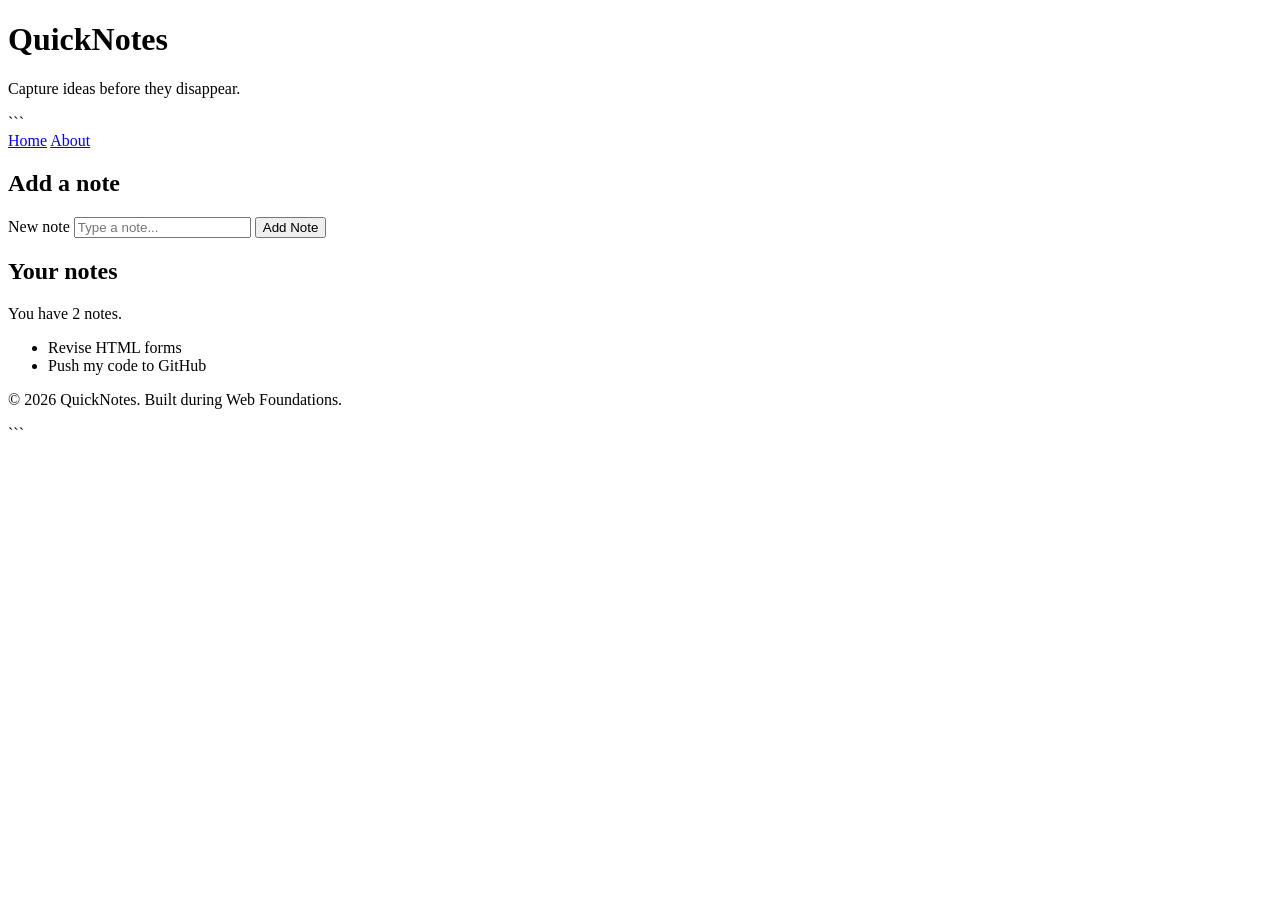
<file: day1/index.html>
<!DOCTYPE html>

<html lang="en">
  <head>
    <meta charset="UTF-8" />
    <meta name="viewport" content="width=device-width, initial-scale=1.0" />
    <title>QuickNotes</title>
  </head>
  <body>
    <header>
      <h1>QuickNotes</h1>
      <p>Capture ideas before they disappear.</p>

```
  <nav>
    <a href="index.html">Home</a>
    <a href="about.html">About</a>
  </nav>
</header>

<main>
  <section>
    <h2>Add a note</h2>
    <form id="note-form">
      <label for="note-input">New note</label>
      <input type="text" id="note-input" placeholder="Type a note..." />
      <button type="submit">Add Note</button>
    </form>
  </section>

  <section>
    <h2>Your notes</h2>
    <p id="note-count">You have 2 notes.</p>
    <ul id="notes-list">
      <li>Revise HTML forms</li>
      <li>Push my code to GitHub</li>
    </ul>
  </section>
</main>

<footer>
  <p>&copy; 2026 QuickNotes. Built during Web Foundations.</p>
</footer>
```

  </body>
</html>
</file>
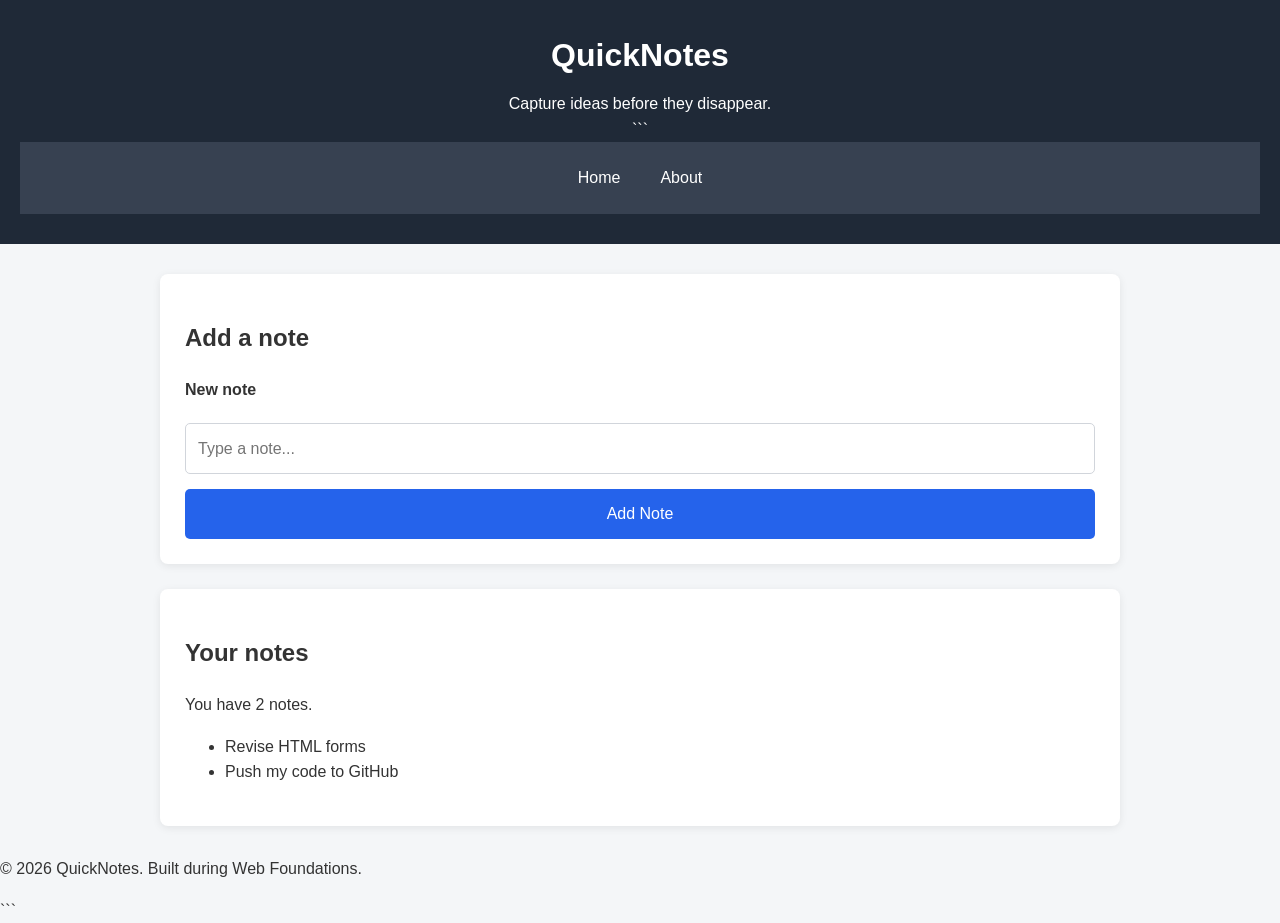
<file: day2/index.html>
<!DOCTYPE html>

<html lang="en">

<head>
  <meta charset="UTF-8" />
  <meta name="viewport" content="width=device-width, initial-scale=1.0" />
  <title>QuickNotes</title>
  <link rel="stylesheet" href="style.css">
</head>

<body>
  <header>
    <h1>QuickNotes</h1>
    <p>Capture ideas before they disappear.</p>

    ```
    <nav>
      <a href="index.html">Home</a>
      <a href="about.html">About</a>
    </nav>
  </header>

  <main>
    <section>
      <h2>Add a note</h2>
      <form id="note-form">
        <label for="note-input">New note</label>
        <input type="text" id="note-input" placeholder="Type a note..." />
        <button type="submit">Add Note</button>
      </form>
    </section>

    <section>
      <h2>Your notes</h2>
      <p id="note-count">You have 2 notes.</p>
      <ul id="notes-list">
        <li>Revise HTML forms</li>
        <li>Push my code to GitHub</li>
      </ul>
    </section>
  </main>

  <footer>
    <p>&copy; 2026 QuickNotes. Built during Web Foundations.</p>
  </footer>
  ```

</body>

</html>
</file>
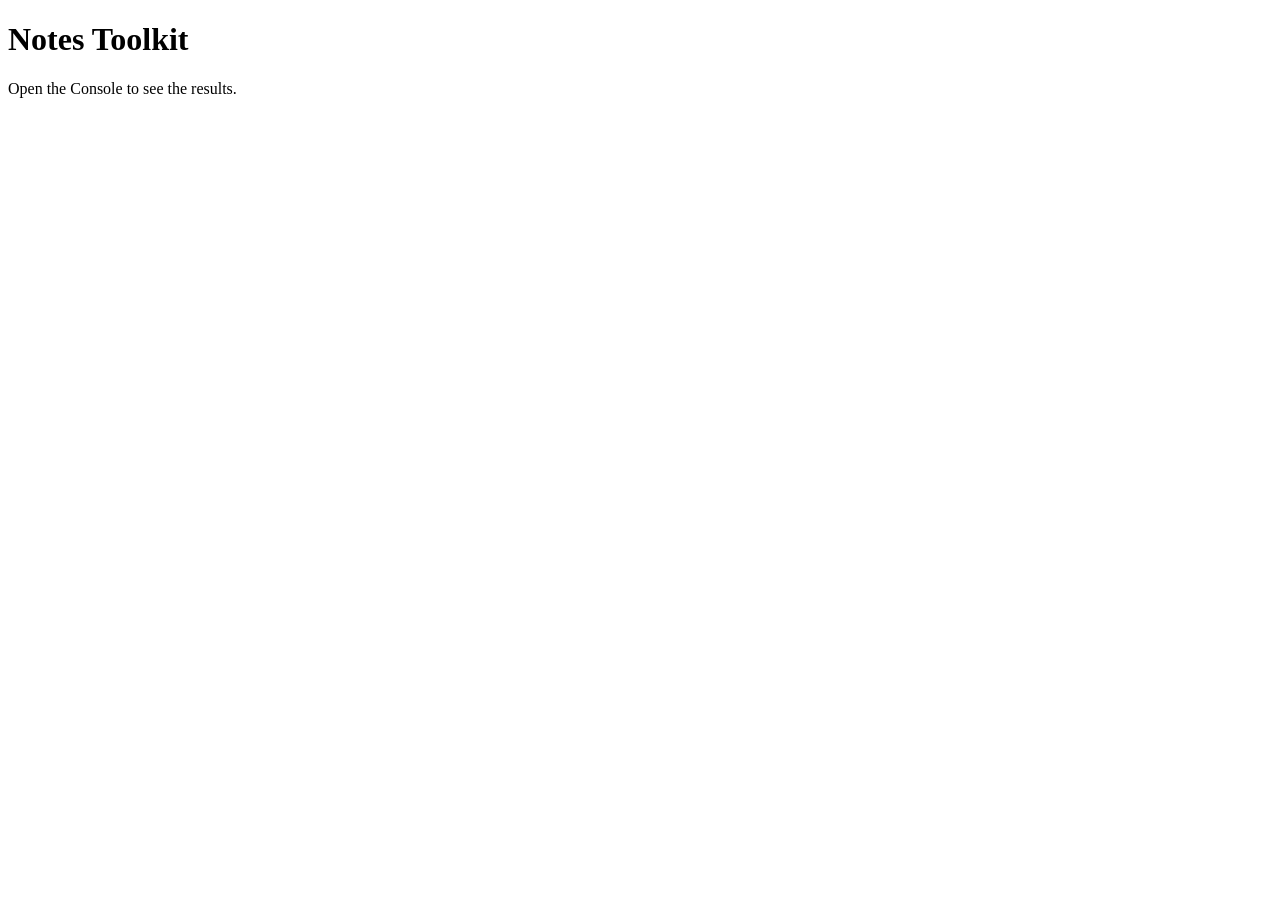
<file: day3/index.html>
<!DOCTYPE html>

<html lang="en">

<head>
    <meta charset="UTF-8">
    <meta name="viewport" content="width=device-width, initial-scale=1.0">
    <title>Notes Toolkit</title>
    <script src="script.js" defer></script>
</head>

<body>
    <h1>Notes Toolkit</h1>
    <p>Open the Console to see the results.</p>
</body>

</html>
</file>
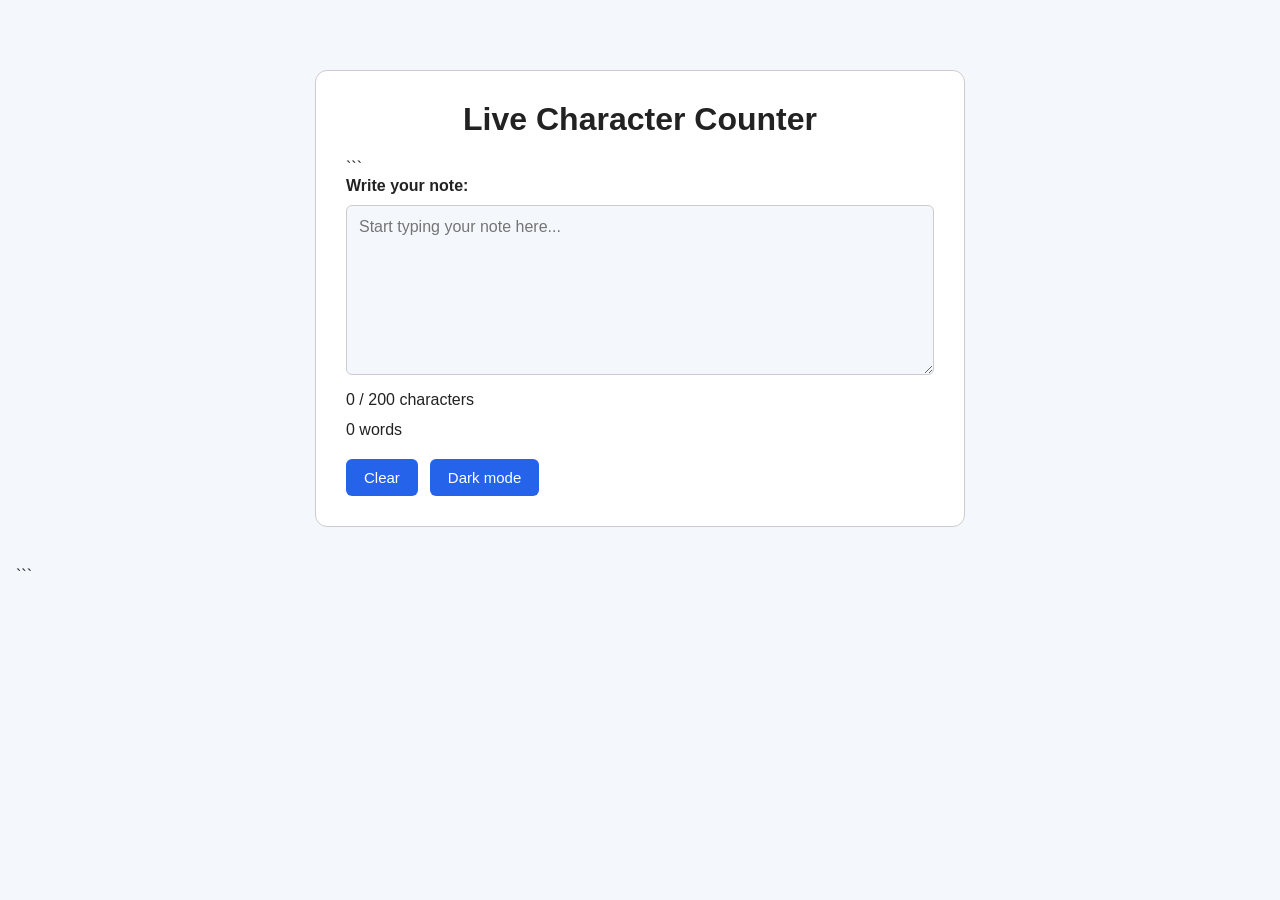
<file: day4/index.html>
<!DOCTYPE html>

<html lang="en">

<head>
    <meta charset="UTF-8">
    <meta name="viewport" content="width=device-width, initial-scale=1.0">
    <title>Live Character Counter and Dark Mode</title>
    <link rel="stylesheet" href="style.css">
    <script src="script.js" defer></script>
</head>

<body>
    <main class="container">
        <h1>Live Character Counter</h1>

        ```
        <label for="note-text">Write your note:</label>

        <textarea id="note-text" rows="8" placeholder="Start typing your note here..."></textarea>

        <p id="char-count">0 / 200 characters</p>

        <p id="word-count">0 words</p>

        <div class="buttons">
            <button id="clear-btn" type="button">Clear</button>
            <button id="theme-toggle" type="button">Dark mode</button>
        </div>
    </main>
    ```

</body>

</html>
</file>
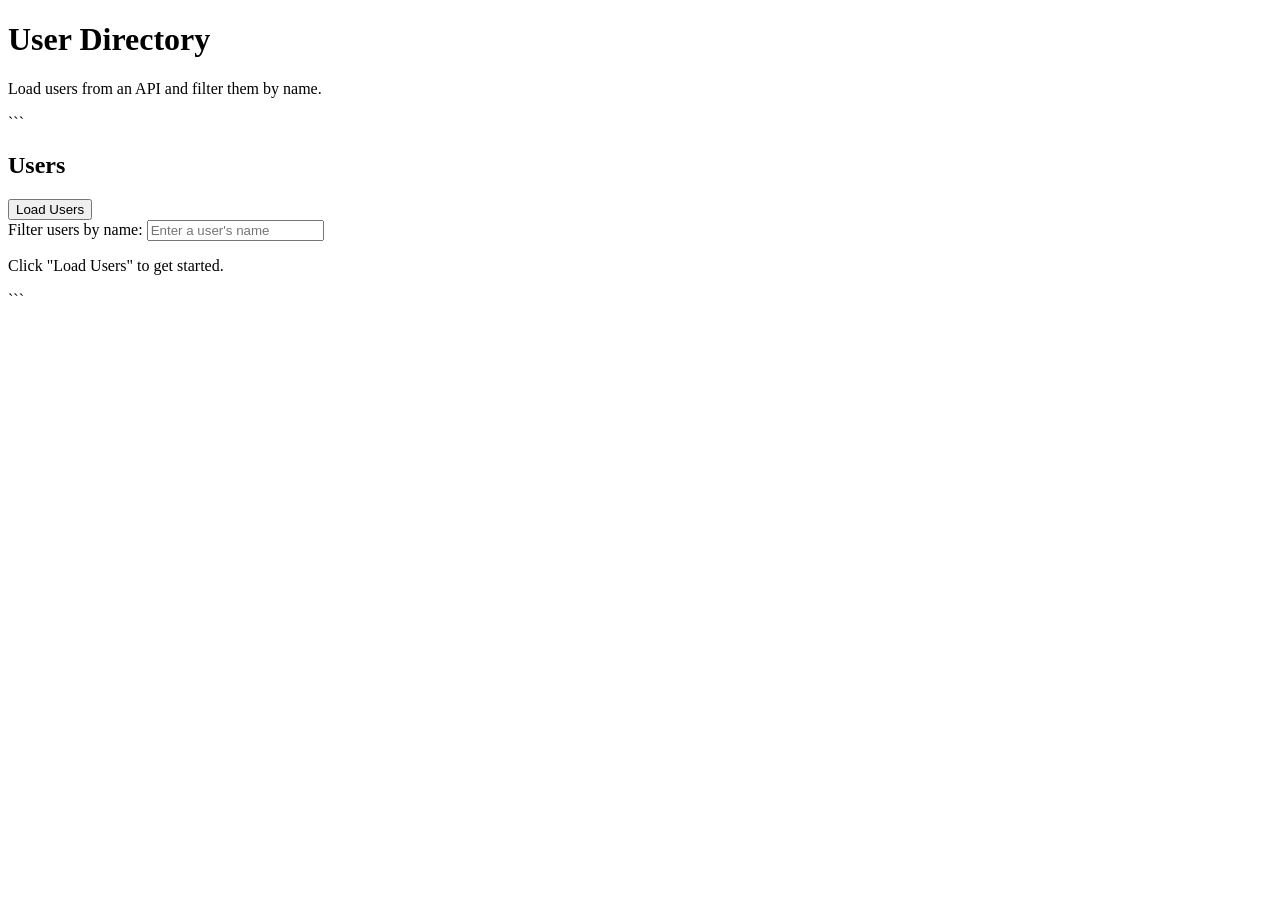
<file: day5/index.html>
<!DOCTYPE html>

<html lang="en">

<head>
    <meta charset="UTF-8">
    <meta name="viewport" content="width=device-width, initial-scale=1.0">
    <title>Day 5 - User Directory</title>
    <script src="users.js" defer></script>
</head>

<body>
    <header>
        <h1>User Directory</h1>
        <p>Load users from an API and filter them by name.</p>
    </header>

    ```
    <main>
        <section aria-labelledby="directory-heading">
            <h2 id="directory-heading">Users</h2>

            <button id="load-users" type="button">Load Users</button>

            <div>
                <label for="filter-input">Filter users by name:</label>
                <input type="text" id="filter-input" placeholder="Enter a user's name">
            </div>

            <p id="status" role="status" aria-live="polite">
                Click "Load Users" to get started.
            </p>

            <ul id="users-list"></ul>
        </section>
    </main>
    ```

</body>

</html>
</file>
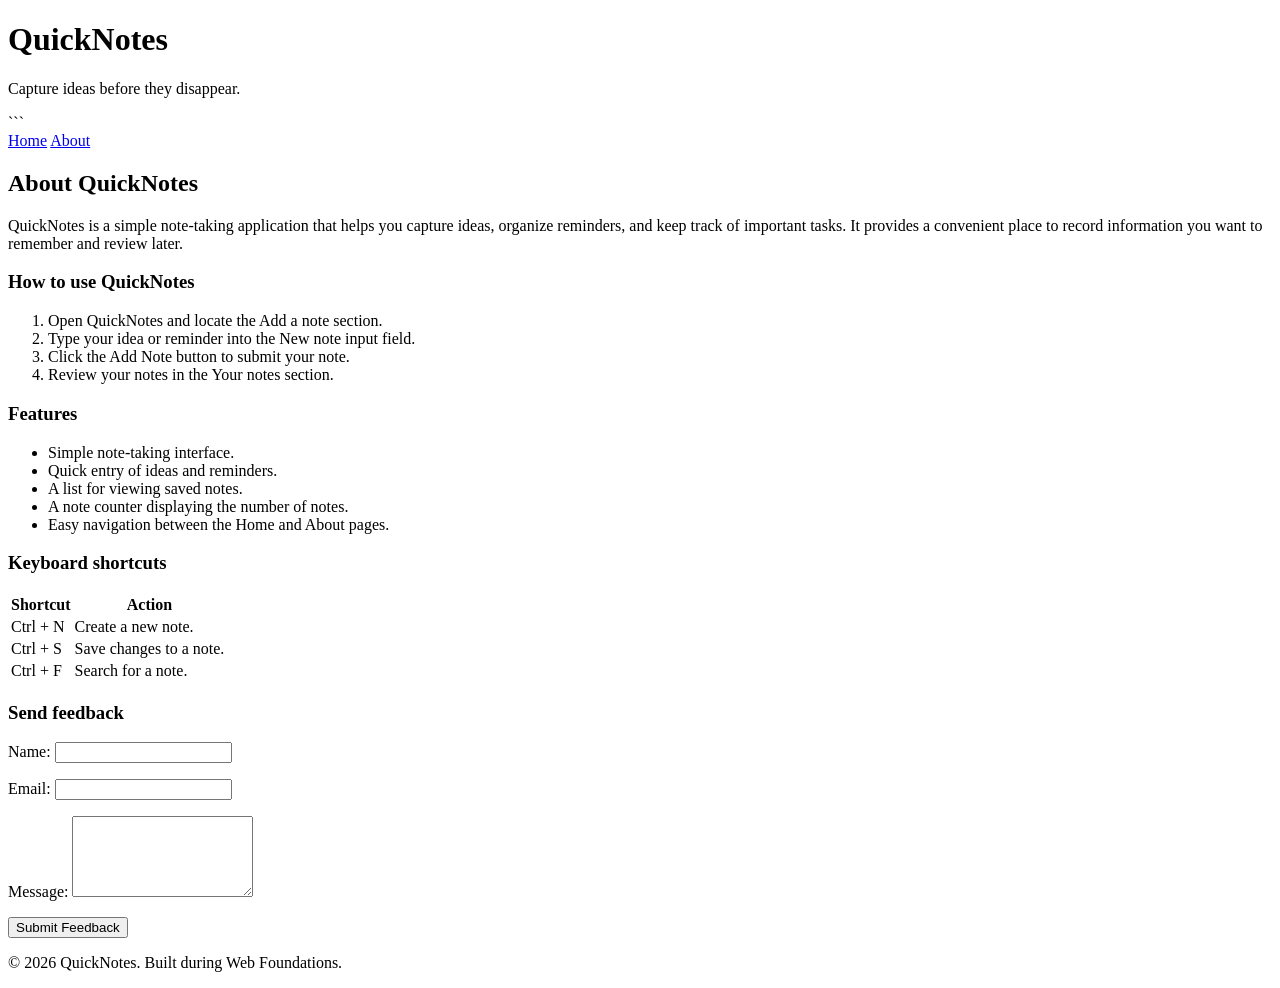
<file: day1/about.html>
<!DOCTYPE html>

<html lang="en">
  <head>
    <meta charset="UTF-8">
<meta name="viewport" content="width=device-width, initial-scale=1.0">
    <title>About QuickNotes</title>
  </head>
  <body>
    <header>
      <h1>QuickNotes</h1>
      <p>Capture ideas before they disappear.</p>

```
  <nav>
    <a href="index.html">Home</a>
    <a href="about.html">About</a>
  </nav>
</header>

<main>
  <h2>About QuickNotes</h2>

  <p>
    QuickNotes is a simple note-taking application that helps you capture
    ideas, organize reminders, and keep track of important tasks.
    It provides a convenient place to record information you want to
    remember and review later.
  </p>

  <section>
    <h3>How to use QuickNotes</h3>
    <ol>
      <li>Open QuickNotes and locate the Add a note section.</li>
      <li>Type your idea or reminder into the New note input field.</li>
      <li>Click the Add Note button to submit your note.</li>
      <li>Review your notes in the Your notes section.</li>
    </ol>
  </section>

  <section>
    <h3>Features</h3>
    <ul>
      <li>Simple note-taking interface.</li>
      <li>Quick entry of ideas and reminders.</li>
      <li>A list for viewing saved notes.</li>
      <li>A note counter displaying the number of notes.</li>
      <li>Easy navigation between the Home and About pages.</li>
    </ul>
  </section>

  <section>
    <h3>Keyboard shortcuts</h3>

    <table>
      <thead>
        <tr>
          <th scope="col">Shortcut</th>
          <th scope="col">Action</th>
        </tr>
      </thead>
      <tbody>
        <tr>
          <td>Ctrl + N</td>
          <td>Create a new note.</td>
        </tr>
        <tr>
          <td>Ctrl + S</td>
          <td>Save changes to a note.</td>
        </tr>
        <tr>
          <td>Ctrl + F</td>
          <td>Search for a note.</td>
        </tr>
      </tbody>
    </table>
  </section>

  <section>
    <h3>Send feedback</h3>

    <form action="#" method="post">
      <p>
        <label for="name">Name:</label>
        <input type="text" id="name" name="name" required>
      </p>

      <p>
        <label for="email">Email:</label>
        <input type="email" id="email" name="email" required>
      </p>

      <p>
        <label for="message">Message:</label>
        <textarea
          id="message"
          name="message"
          rows="5"
          required
        ></textarea>
      </p>

      <button type="submit">Submit Feedback</button>
    </form>
  </section>
    </main>

    <footer>
      <p>&copy; 2026 QuickNotes. Built during Web Foundations.</p>
    </footer>
  </body>
</html>
</file>
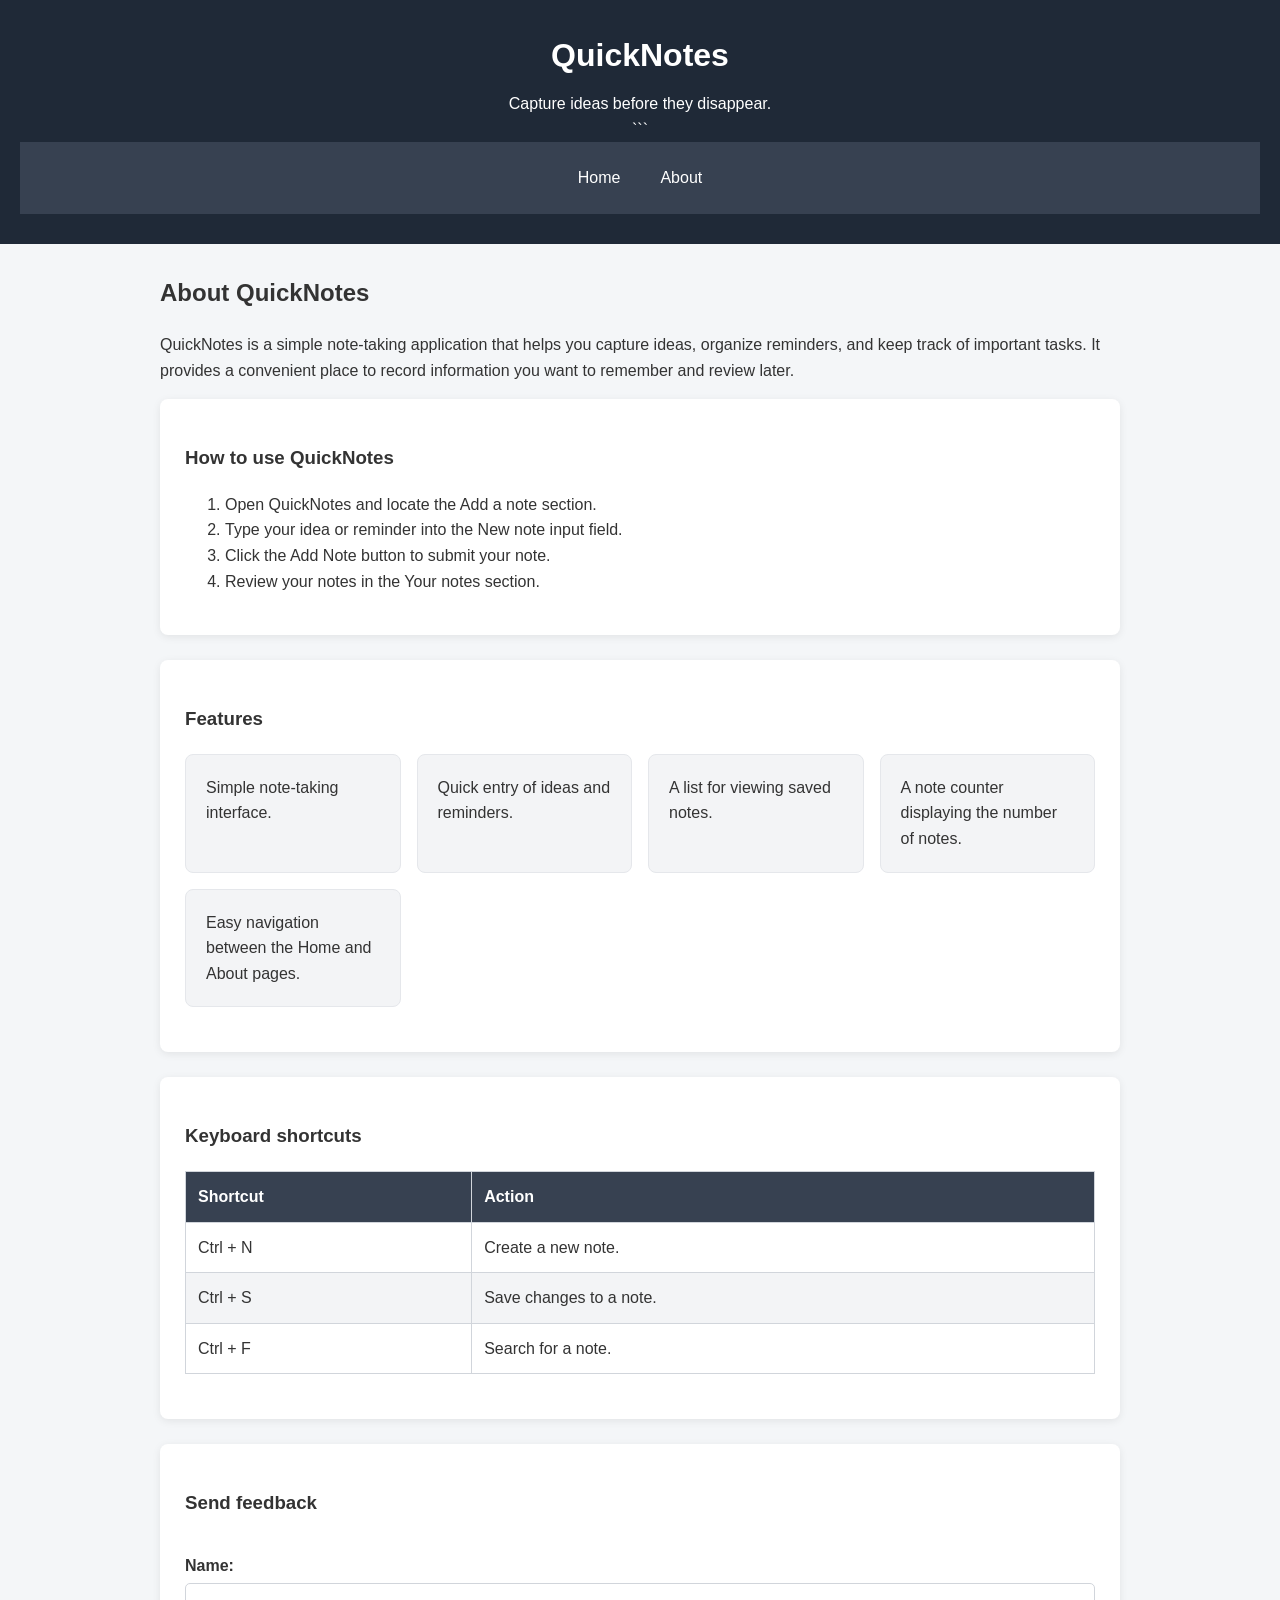
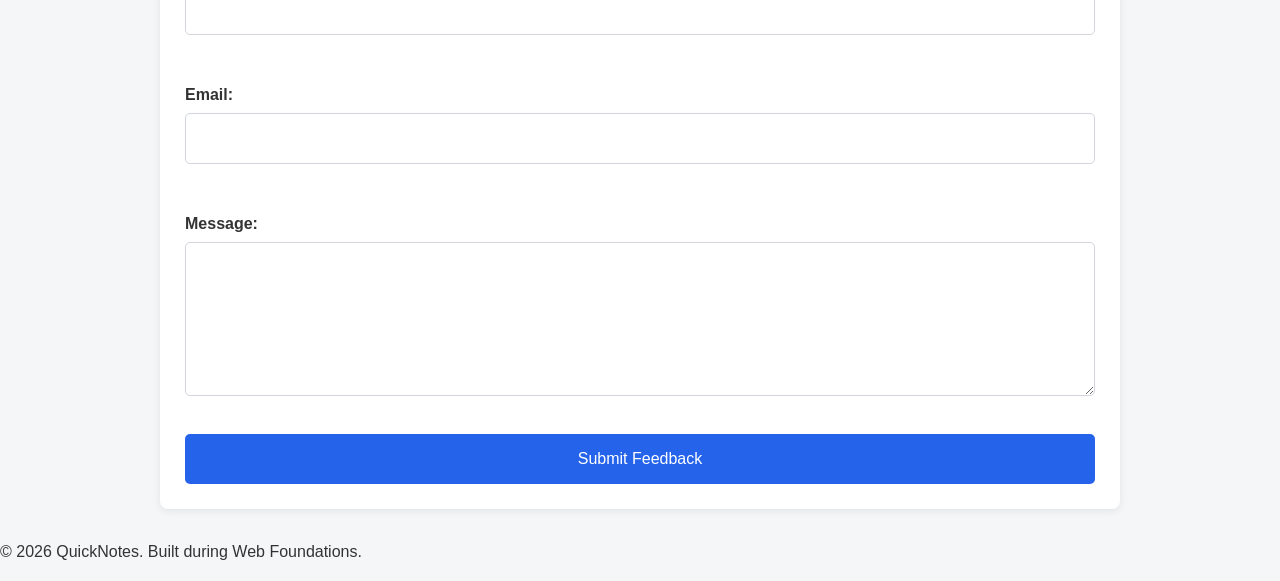
<file: day2/about.html>
<!DOCTYPE html>

<html lang="en">

<head>
  <meta charset="UTF-8">
  <meta name="viewport" content="width=device-width, initial-scale=1.0">
  <title>About QuickNotes</title>
  <link rel="stylesheet" href="style.css">
</head>

<body>
  <header>
    <h1>QuickNotes</h1>
    <p>Capture ideas before they disappear.</p>

    ```
    <nav>
      <a href="index.html">Home</a>
      <a href="about.html">About</a>
    </nav>
  </header>

  <main>
    <h2>About QuickNotes</h2>

    <p>
      QuickNotes is a simple note-taking application that helps you capture
      ideas, organize reminders, and keep track of important tasks.
      It provides a convenient place to record information you want to
      remember and review later.
    </p>

    <section>
      <h3>How to use QuickNotes</h3>
      <ol>
        <li>Open QuickNotes and locate the Add a note section.</li>
        <li>Type your idea or reminder into the New note input field.</li>
        <li>Click the Add Note button to submit your note.</li>
        <li>Review your notes in the Your notes section.</li>
      </ol>
    </section>

    <section>
      <h3>Features</h3>
      <ul class="features">
        <li>Simple note-taking interface.</li>
        <li>Quick entry of ideas and reminders.</li>
        <li>A list for viewing saved notes.</li>
        <li>A note counter displaying the number of notes.</li>
        <li>Easy navigation between the Home and About pages.</li>
      </ul>
    </section>

    <section>
      <h3>Keyboard shortcuts</h3>

      <table>
        <thead>
          <tr>
            <th scope="col">Shortcut</th>
            <th scope="col">Action</th>
          </tr>
        </thead>
        <tbody>
          <tr>
            <td>Ctrl + N</td>
            <td>Create a new note.</td>
          </tr>
          <tr>
            <td>Ctrl + S</td>
            <td>Save changes to a note.</td>
          </tr>
          <tr>
            <td>Ctrl + F</td>
            <td>Search for a note.</td>
          </tr>
        </tbody>
      </table>
    </section>

    <section>
      <h3>Send feedback</h3>

      <form action="#" method="post">
        <p>
          <label for="name">Name:</label>
          <input type="text" id="name" name="name" required>
        </p>

        <p>
          <label for="email">Email:</label>
          <input type="email" id="email" name="email" required>
        </p>

        <p>
          <label for="message">Message:</label>
          <textarea id="message" name="message" rows="5" required></textarea>
        </p>

        <button type="submit">Submit Feedback</button>
      </form>
    </section>
  </main>

  <footer>
    <p>&copy; 2026 QuickNotes. Built during Web Foundations.</p>
  </footer>
</body>

</html>
</file>
<file: day2/style.css>
/* CSS Reset */
* {
    box-sizing: border-box;
}

/* Base Body Styles */
body {
    margin: 0;
    padding: 0;
    font-family: Arial, sans-serif;
    line-height: 1.6;
    color: #333333;
    background-color: #f4f6f8;
}

/* Header Styles */
header {
    background-color: #1f2937;
    color: white;
    text-align: center;
    padding: 30px 20px;
}

header h1 {
    margin: 0;
    font-size: 2rem;
}

header p {
    margin: 10px 0 0;
}

/* Navigation Styles */
nav {
    display: flex;
    justify-content: center;
    align-items: center;
    gap: 16px;
    flex-wrap: wrap;
    background-color: #374151;
    padding: 15px 20px;
}

nav a {
    color: white;
    text-decoration: none;
    padding: 8px 12px;
    border-radius: 5px;
    transition: background-color 0.3s ease;
}

nav a:hover {
    background-color: #2563eb;
}

/* Main Content Styles */
main {
    max-width: 1000px;
    margin: 30px auto;
    padding: 0 20px;
}

/* Section Card Styles */
section {
    background-color: white;
    padding: 25px;
    margin-bottom: 25px;
    border-radius: 8px;
    box-shadow: 0 2px 8px rgba(0, 0, 0, 0.08);
}

/* Features Grid */
.features {
    display: grid;
    grid-template-columns: repeat(auto-fit, minmax(180px, 1fr));
    gap: 16px;
    list-style: none;
    padding: 0;
    margin: 20px 0;
}

.features li {
    background-color: #f3f4f6;
    padding: 20px;
    border-radius: 8px;
    border: 1px solid #e5e7eb;
}

/* Shortcuts Table Styles */
table {
    width: 100%;
    border-collapse: collapse;
    margin: 20px 0;
    background-color: white;
}

th,
td {
    border: 1px solid #d1d5db;
    padding: 12px;
    text-align: left;
}

th {
    background-color: #374151;
    color: white;
}

tbody tr:nth-child(even) {
    background-color: #f3f4f6;
}

/* Feedback Form Styles */
form {
    display: flex;
    flex-direction: column;
    gap: 15px;
}

form label {
    display: block;
    font-weight: bold;
    margin-bottom: 5px;
}

form input,
form select,
form textarea {
    width: 100%;
    padding: 12px;
    border: 1px solid #d1d5db;
    border-radius: 5px;
    font: inherit;
}

form textarea {
    min-height: 120px;
    resize: vertical;
}

/* Button Styles */
button,
input[type="submit"] {
    background-color: #2563eb;
    color: white;
    padding: 12px 20px;
    border: none;
    border-radius: 5px;
    cursor: pointer;
    font: inherit;
    transition: background-color 0.3s ease,
        transform 0.3s ease;
}

button:hover,
input[type="submit"]:hover {
    background-color: #1d4ed8;
    transform: translateY(-2px);
}

/* Responsive Styles for Small Screens */
@media (max-width: 600px) {
    header {
        padding: 20px 12px;
    }

    header h1 {
        font-size: 1.5rem;
    }

    nav {
        padding: 12px;
        gap: 10px;
    }

    nav a {
        padding: 8px;
    }

    main {
        margin: 15px auto;
        padding: 0 12px;
    }

    section {
        padding: 18px;
    }

    th,
    td {
        padding: 8px;
    }
}
</file>
<file: day4/style.css>
/* Light theme colors */
:root {
    --bg-color: #f4f7fb;
    --container-color: #ffffff;
    --text-color: #222222;
    --border-color: #cccccc;
    --button-color: #2563eb;
    --button-text-color: #ffffff;
}

/* Dark theme colors */
body.dark {
    --bg-color: #121212;
    --container-color: #1e1e1e;
    --text-color: #f5f5f5;
    --border-color: #555555;
    --button-color: #3b82f6;
    --button-text-color: #ffffff;
}

/* Apply consistent sizing */

* {
    box-sizing: border-box;
}

/* Main page styling */
body {
    margin: 0;
    padding: 30px 16px;
    font-family: Arial, sans-serif;
    background-color: var(--bg-color);
    color: var(--text-color);
    transition: background-color 0.3s, color 0.3s;
}

/* Main application container */
.container {
    max-width: 650px;
    margin: 40px auto;
    padding: 30px;
    background-color: var(--container-color);
    border: 1px solid var(--border-color);
    border-radius: 12px;
}

/* Heading */
h1 {
    margin-top: 0;
    text-align: center;
}

/* Textarea label */
label {
    display: block;
    margin-bottom: 10px;
    font-weight: bold;
}

/* Note input area */
textarea {
    width: 100%;
    padding: 12px;
    border: 1px solid var(--border-color);
    border-radius: 6px;
    background-color: var(--bg-color);
    color: var(--text-color);
    font: inherit;
    resize: vertical;
}

/* Highlight the textarea when selected */
textarea:focus {
    outline: 2px solid var(--button-color);
    outline-offset: 2px;
}

/* Counter spacing */
#char-count,
#word-count {
    margin: 12px 0;
}

/* Character warning: over 180 characters */
.warning {
    color: #e67e22;
}

/* Character limit exceeded: over 200 characters */
.over {
    color: #e53935;
    font-weight: bold;
}

/* Button layout */
.buttons {
    display: flex;
    gap: 12px;
    margin-top: 20px;
}

/* Button appearance */
button {
    padding: 10px 18px;
    border: none;
    border-radius: 6px;
    background-color: var(--button-color);
    color: var(--button-text-color);
    font-size: 15px;
    cursor: pointer;
}

/* Button hover effect */
button:hover {
    opacity: 0.85;
}

/* Keyboard focus visibility */
button:focus-visible {
    outline: 2px solid var(--text-color);
    outline-offset: 3px;
}

/* Responsive design for small screens */
@media (max-width: 480px) {
    .container {
        padding: 20px;
    }

    .buttons {
        flex-direction: column;
    }

}
</file>
